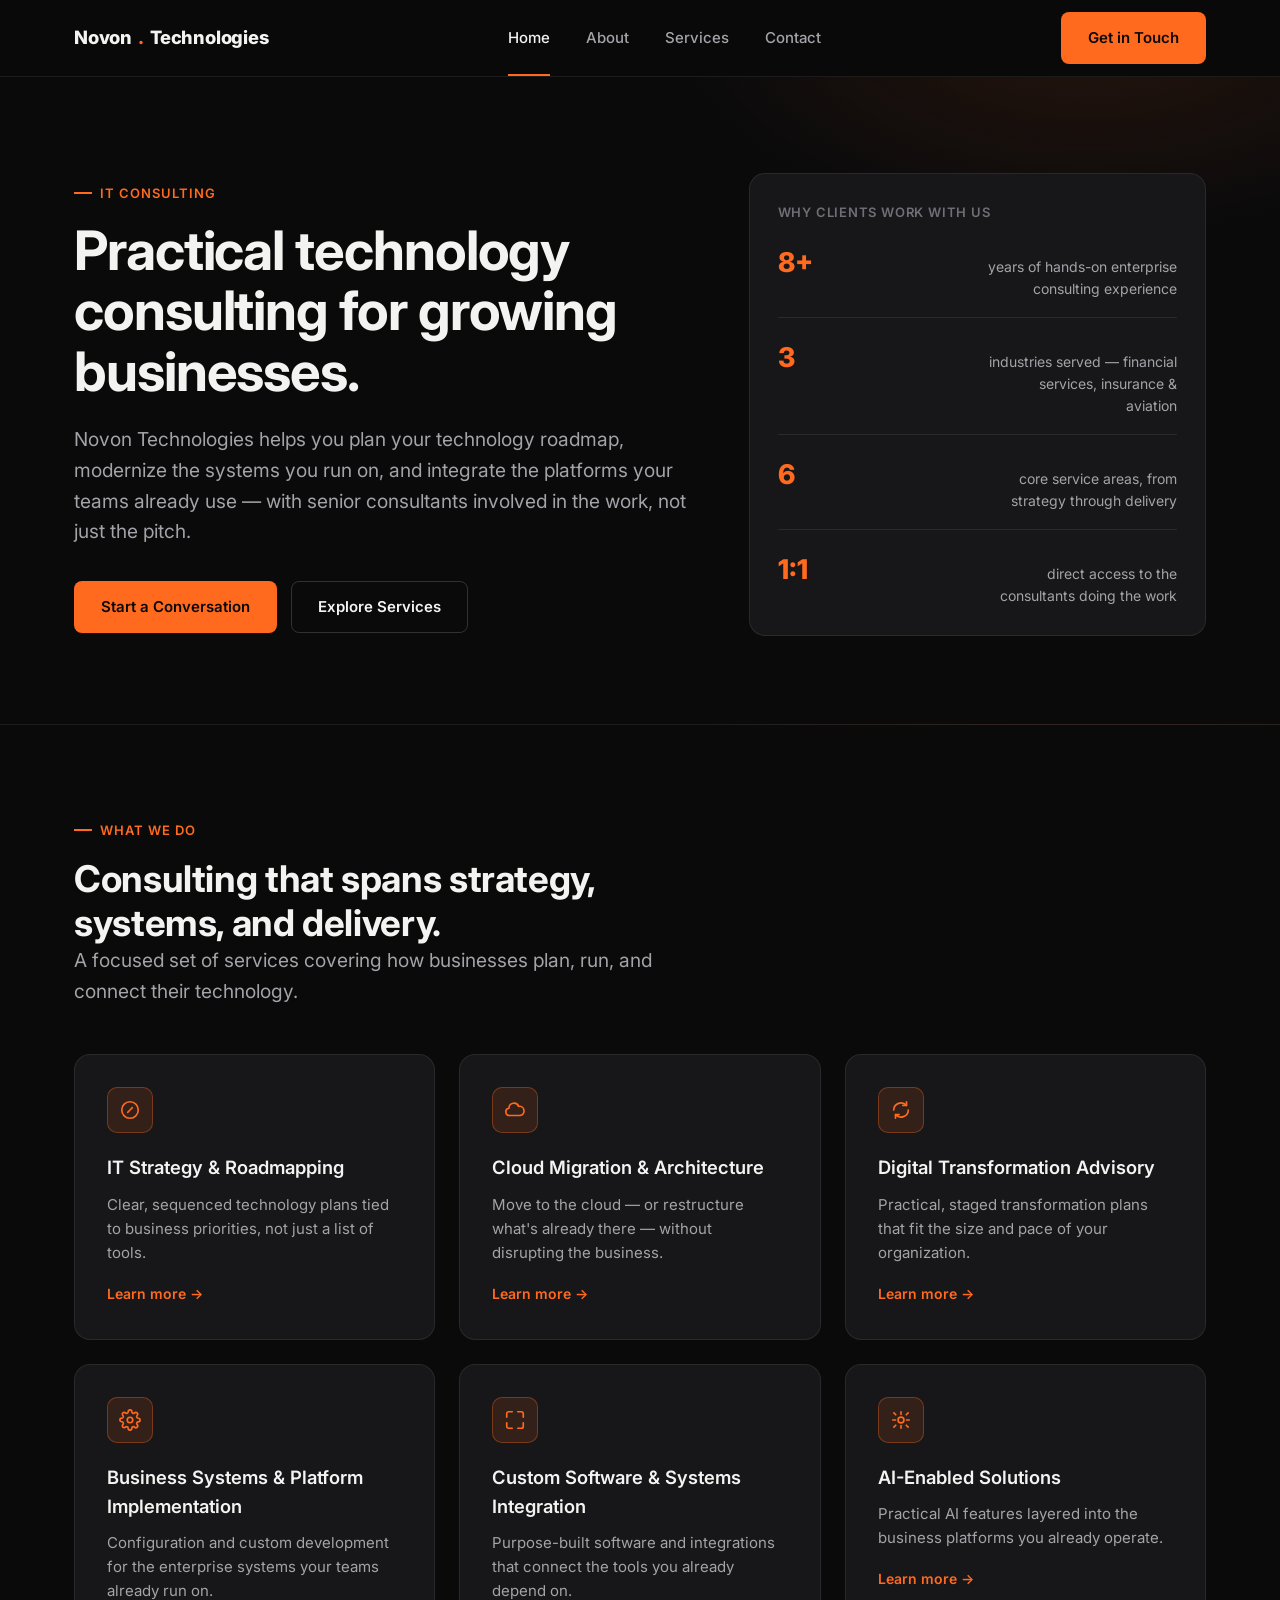
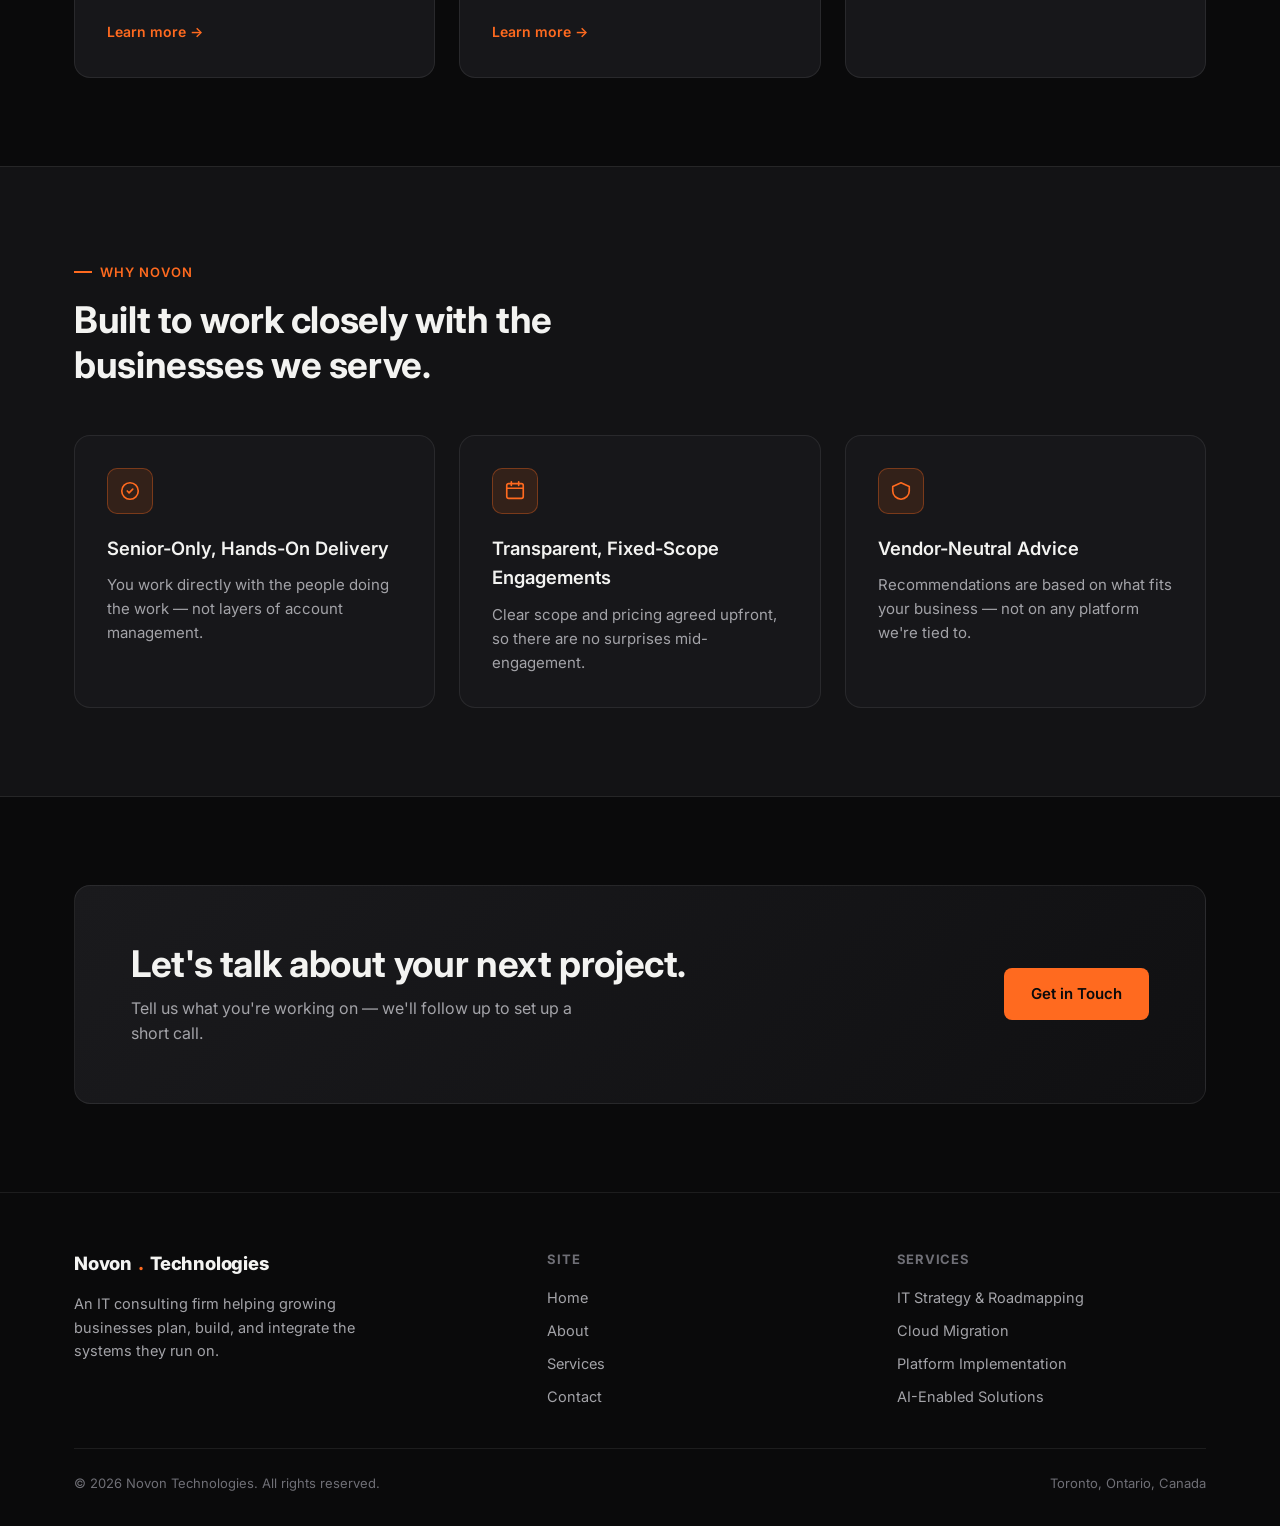
<file: index.html>
<!DOCTYPE html>
<html lang="en">
<head>
<meta charset="UTF-8">
<meta name="viewport" content="width=device-width, initial-scale=1.0">
<title>Novon Technologies — IT Consulting for Growing Businesses</title>
<meta name="description" content="Novon Technologies is an IT consulting firm helping growing businesses plan, build, and integrate the systems they run on — from strategy through delivery.">
<link rel="icon" type="image/svg+xml" href="assets/favicon.svg">
<link rel="preconnect" href="https://fonts.googleapis.com">
<link rel="preconnect" href="https://fonts.gstatic.com" crossorigin>
<link href="https://fonts.googleapis.com/css2?family=Inter:wght@400;500;600;700;800&display=swap" rel="stylesheet">
<link rel="stylesheet" href="css/style.css">
</head>
<body>

<!-- ===== Navbar ===== -->
<header class="navbar">
  <div class="container">
    <a href="index.html" class="brand">Novon<span class="dot">.</span>Technologies</a>
    <nav class="nav-links">
      <a href="index.html">Home</a>
      <a href="about.html">About</a>
      <a href="services.html">Services</a>
      <a href="contact.html">Contact</a>
    </nav>
    <div class="nav-cta">
      <a href="contact.html" class="btn btn-primary">Get in Touch</a>
      <button class="nav-toggle" aria-label="Toggle menu" aria-expanded="false">
        <span></span><span></span><span></span>
      </button>
    </div>
  </div>
  <div class="mobile-menu">
    <a href="index.html">Home</a>
    <a href="about.html">About</a>
    <a href="services.html">Services</a>
    <a href="contact.html">Contact</a>
    <a href="contact.html" class="btn btn-primary">Get in Touch</a>
  </div>
</header>

<!-- ===== Hero ===== -->
<section class="hero">
  <div class="container hero-grid">
    <div>
      <div class="eyebrow">IT Consulting</div>
      <h1>Practical technology consulting for growing businesses.</h1>
      <p class="lede">Novon Technologies helps you plan your technology roadmap, modernize the systems you run on, and integrate the platforms your teams already use — with senior consultants involved in the work, not just the pitch.</p>
      <div class="btn-row">
        <a href="contact.html" class="btn btn-primary">Start a Conversation</a>
        <a href="services.html" class="btn btn-ghost">Explore Services</a>
      </div>
    </div>
    <div class="hero-panel reveal">
      <div class="hero-panel-title">Why clients work with us</div>
      <div class="stat-list">
        <div class="stat-item">
          <span class="stat-num">8+</span>
          <span class="stat-label">years of hands-on enterprise consulting experience</span>
        </div>
        <div class="stat-item">
          <span class="stat-num">3</span>
          <span class="stat-label">industries served — financial services, insurance & aviation</span>
        </div>
        <div class="stat-item">
          <span class="stat-num">6</span>
          <span class="stat-label">core service areas, from strategy through delivery</span>
        </div>
        <div class="stat-item">
          <span class="stat-num">1:1</span>
          <span class="stat-label">direct access to the consultants doing the work</span>
        </div>
      </div>
    </div>
  </div>
</section>

<!-- ===== Services overview ===== -->
<section class="section">
  <div class="container">
    <div class="section-head reveal">
      <div class="eyebrow">What We Do</div>
      <h2>Consulting that spans strategy, systems, and delivery.</h2>
      <p class="lede">A focused set of services covering how businesses plan, run, and connect their technology.</p>
    </div>
    <div class="grid grid-3">

      <div class="card reveal">
        <div class="card-icon">
          <svg width="22" height="22" viewBox="0 0 24 24" fill="none" stroke="currentColor" stroke-width="1.8" stroke-linecap="round" stroke-linejoin="round"><circle cx="12" cy="12" r="9"/><path d="M14.5 9.5 12 12l-2.5 2.5L12 12l2.5-2.5Z"/></svg>
        </div>
        <h3>IT Strategy &amp; Roadmapping</h3>
        <p>Clear, sequenced technology plans tied to business priorities, not just a list of tools.</p>
        <a href="services.html#strategy" class="card-link">Learn more →</a>
      </div>

      <div class="card reveal">
        <div class="card-icon">
          <svg width="22" height="22" viewBox="0 0 24 24" fill="none" stroke="currentColor" stroke-width="1.8" stroke-linecap="round" stroke-linejoin="round"><path d="M17.5 18H6a4 4 0 0 1-.6-7.95 5.5 5.5 0 0 1 10.6-2.06A4.5 4.5 0 0 1 17.5 18Z"/></svg>
        </div>
        <h3>Cloud Migration &amp; Architecture</h3>
        <p>Move to the cloud — or restructure what's already there — without disrupting the business.</p>
        <a href="services.html#cloud" class="card-link">Learn more →</a>
      </div>

      <div class="card reveal">
        <div class="card-icon">
          <svg width="22" height="22" viewBox="0 0 24 24" fill="none" stroke="currentColor" stroke-width="1.8" stroke-linecap="round" stroke-linejoin="round"><path d="M4 12a8 8 0 0 1 14-5"/><path d="M20 12a8 8 0 0 1-14 5"/><path d="M18 3v4h-4"/><path d="M6 21v-4h4"/></svg>
        </div>
        <h3>Digital Transformation Advisory</h3>
        <p>Practical, staged transformation plans that fit the size and pace of your organization.</p>
        <a href="services.html#transformation" class="card-link">Learn more →</a>
      </div>

      <div class="card reveal">
        <div class="card-icon">
          <svg width="22" height="22" viewBox="0 0 24 24" fill="none" stroke="currentColor" stroke-width="1.8" stroke-linecap="round" stroke-linejoin="round"><circle cx="12" cy="12" r="3"/><path d="M19.4 15a1.7 1.7 0 0 0 .34 1.87l.06.06a2 2 0 1 1-2.83 2.83l-.06-.06a1.7 1.7 0 0 0-1.87-.34 1.7 1.7 0 0 0-1.04 1.56V21a2 2 0 1 1-4 0v-.09A1.7 1.7 0 0 0 9 19.35a1.7 1.7 0 0 0-1.87.34l-.06.06a2 2 0 1 1-2.83-2.83l.06-.06A1.7 1.7 0 0 0 4.65 15a1.7 1.7 0 0 0-1.56-1.04H3a2 2 0 1 1 0-4h.09A1.7 1.7 0 0 0 4.65 9a1.7 1.7 0 0 0-.34-1.87l-.06-.06a2 2 0 1 1 2.83-2.83l.06.06A1.7 1.7 0 0 0 9 4.65a1.7 1.7 0 0 0 1.04-1.56V3a2 2 0 1 1 4 0v.09A1.7 1.7 0 0 0 15 4.65a1.7 1.7 0 0 0 1.87-.34l.06-.06a2 2 0 1 1 2.83 2.83l-.06.06A1.7 1.7 0 0 0 19.35 9a1.7 1.7 0 0 0 1.56 1.04H21a2 2 0 1 1 0 4h-.09A1.7 1.7 0 0 0 19.4 15Z"/></svg>
        </div>
        <h3>Business Systems &amp; Platform Implementation</h3>
        <p>Configuration and custom development for the enterprise systems your teams already run on.</p>
        <a href="services.html#platforms" class="card-link">Learn more →</a>
      </div>

      <div class="card reveal">
        <div class="card-icon">
          <svg width="22" height="22" viewBox="0 0 24 24" fill="none" stroke="currentColor" stroke-width="1.8" stroke-linecap="round" stroke-linejoin="round"><path d="M9 3H5a2 2 0 0 0-2 2v4"/><path d="M15 3h4a2 2 0 0 1 2 2v4"/><path d="M9 21H5a2 2 0 0 1-2-2v-4"/><path d="M15 21h4a2 2 0 0 0 2-2v-4"/></svg>
        </div>
        <h3>Custom Software &amp; Systems Integration</h3>
        <p>Purpose-built software and integrations that connect the tools you already depend on.</p>
        <a href="services.html#integration" class="card-link">Learn more →</a>
      </div>

      <div class="card reveal">
        <div class="card-icon">
          <svg width="22" height="22" viewBox="0 0 24 24" fill="none" stroke="currentColor" stroke-width="1.8" stroke-linecap="round" stroke-linejoin="round"><path d="M12 3v3M12 18v3M4.2 4.2l2.1 2.1M17.7 17.7l2.1 2.1M3 12h3M18 12h3M4.2 19.8l2.1-2.1M17.7 6.3l2.1-2.1"/><circle cx="12" cy="12" r="3.2"/></svg>
        </div>
        <h3>AI-Enabled Solutions</h3>
        <p>Practical AI features layered into the business platforms you already operate.</p>
        <a href="services.html#ai" class="card-link">Learn more →</a>
      </div>

    </div>
  </div>
</section>

<!-- ===== Why us ===== -->
<section class="section section-alt">
  <div class="container">
    <div class="section-head reveal">
      <div class="eyebrow">Why Novon</div>
      <h2>Built to work closely with the businesses we serve.</h2>
    </div>
    <div class="grid grid-3">
      <div class="card reveal">
        <div class="card-icon">
          <svg width="22" height="22" viewBox="0 0 24 24" fill="none" stroke="currentColor" stroke-width="1.8" stroke-linecap="round" stroke-linejoin="round"><path d="m9 12 2 2 4-4"/><circle cx="12" cy="12" r="9"/></svg>
        </div>
        <h3>Senior-Only, Hands-On Delivery</h3>
        <p>You work directly with the people doing the work — not layers of account management.</p>
      </div>
      <div class="card reveal">
        <div class="card-icon">
          <svg width="22" height="22" viewBox="0 0 24 24" fill="none" stroke="currentColor" stroke-width="1.8" stroke-linecap="round" stroke-linejoin="round"><rect x="3" y="4" width="18" height="16" rx="2"/><path d="M3 9h18M8 2v4M16 2v4"/></svg>
        </div>
        <h3>Transparent, Fixed-Scope Engagements</h3>
        <p>Clear scope and pricing agreed upfront, so there are no surprises mid-engagement.</p>
      </div>
      <div class="card reveal">
        <div class="card-icon">
          <svg width="22" height="22" viewBox="0 0 24 24" fill="none" stroke="currentColor" stroke-width="1.8" stroke-linecap="round" stroke-linejoin="round"><path d="M12 3 3 7v5c0 5 4 8.5 9 9 5-.5 9-4 9-9V7Z"/></svg>
        </div>
        <h3>Vendor-Neutral Advice</h3>
        <p>Recommendations are based on what fits your business — not on any platform we're tied to.</p>
      </div>
    </div>
  </div>
</section>

<!-- ===== CTA band ===== -->
<section class="section">
  <div class="container">
    <div class="cta-band reveal">
      <div>
        <h2>Let's talk about your next project.</h2>
        <p>Tell us what you're working on — we'll follow up to set up a short call.</p>
      </div>
      <a href="contact.html" class="btn btn-primary">Get in Touch</a>
    </div>
  </div>
</section>

<!-- ===== Footer ===== -->
<footer class="footer">
  <div class="container">
    <div class="footer-grid">
      <div class="footer-brand">
        <a href="index.html" class="brand">Novon<span class="dot">.</span>Technologies</a>
        <p>An IT consulting firm helping growing businesses plan, build, and integrate the systems they run on.</p>
      </div>
      <div>
        <h4>Site</h4>
        <div class="footer-links">
          <a href="index.html">Home</a>
          <a href="about.html">About</a>
          <a href="services.html">Services</a>
          <a href="contact.html">Contact</a>
        </div>
      </div>
      <div>
        <h4>Services</h4>
        <div class="footer-links">
          <a href="services.html#strategy">IT Strategy &amp; Roadmapping</a>
          <a href="services.html#cloud">Cloud Migration</a>
          <a href="services.html#platforms">Platform Implementation</a>
          <a href="services.html#ai">AI-Enabled Solutions</a>
        </div>
      </div>
    </div>
    <div class="footer-bottom">
      <span>© <span id="year"></span> Novon Technologies. All rights reserved.</span>
      <span>Toronto, Ontario, Canada</span>
    </div>
  </div>
</footer>

<script src="js/script.js"></script>
</body>
</html>
</file>
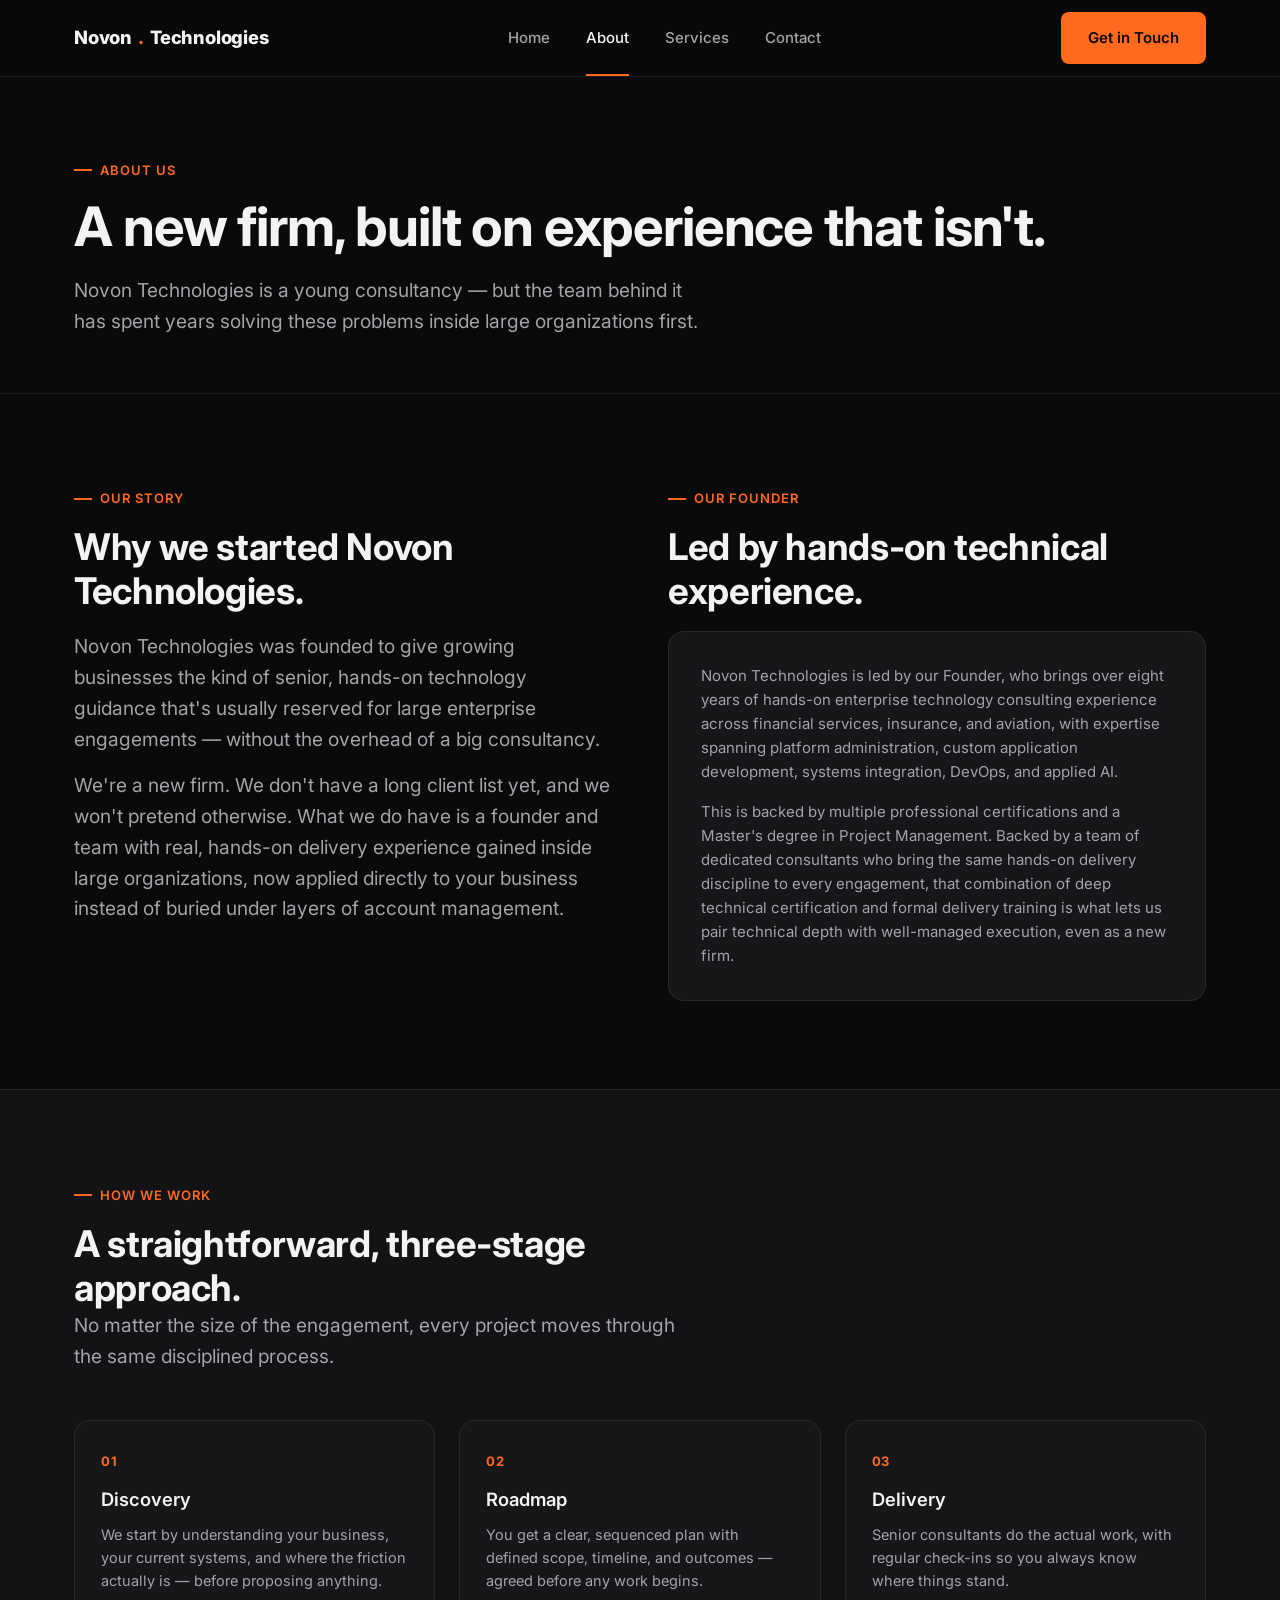
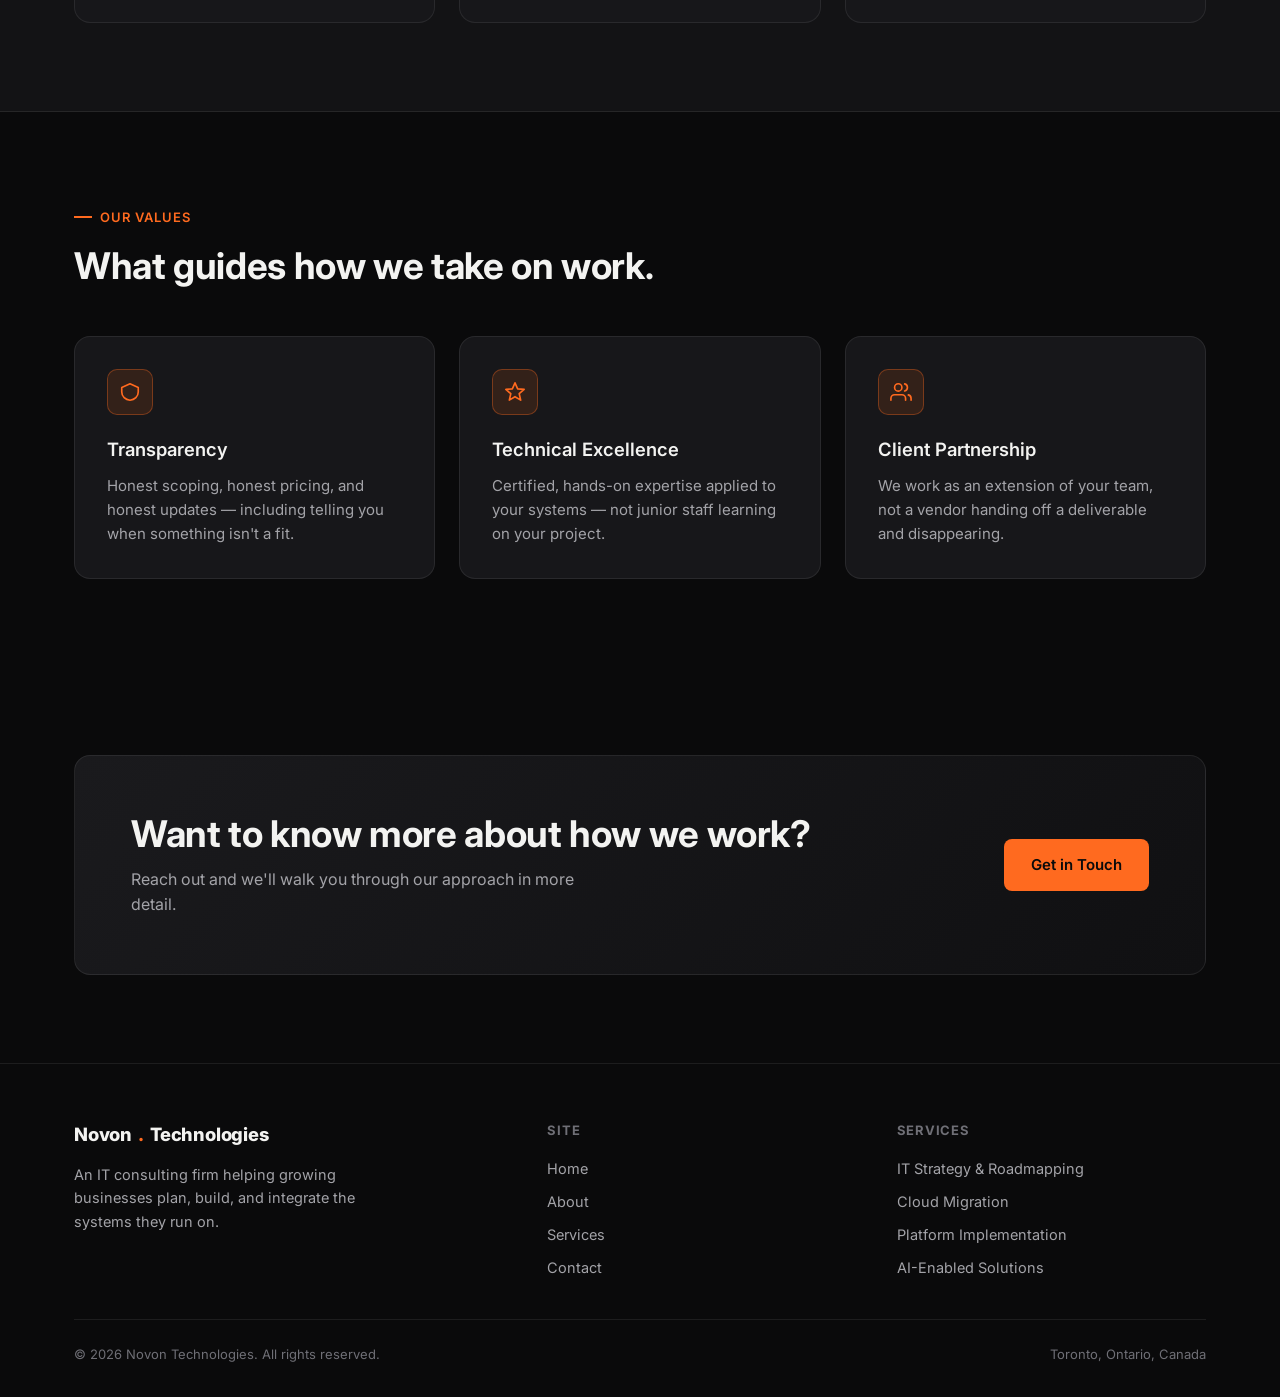
<file: about.html>
<!DOCTYPE html>
<html lang="en">
<head>
<meta charset="UTF-8">
<meta name="viewport" content="width=device-width, initial-scale=1.0">
<title>About — Novon Technologies</title>
<meta name="description" content="Novon Technologies is a new IT consulting firm built around senior, hands-on expertise across financial services, insurance, and aviation.">
<link rel="icon" type="image/svg+xml" href="assets/favicon.svg">
<link rel="preconnect" href="https://fonts.googleapis.com">
<link rel="preconnect" href="https://fonts.gstatic.com" crossorigin>
<link href="https://fonts.googleapis.com/css2?family=Inter:wght@400;500;600;700;800&display=swap" rel="stylesheet">
<link rel="stylesheet" href="css/style.css">
</head>
<body>

<!-- ===== Navbar ===== -->
<header class="navbar">
  <div class="container">
    <a href="index.html" class="brand">Novon<span class="dot">.</span>Technologies</a>
    <nav class="nav-links">
      <a href="index.html">Home</a>
      <a href="about.html">About</a>
      <a href="services.html">Services</a>
      <a href="contact.html">Contact</a>
    </nav>
    <div class="nav-cta">
      <a href="contact.html" class="btn btn-primary">Get in Touch</a>
      <button class="nav-toggle" aria-label="Toggle menu" aria-expanded="false">
        <span></span><span></span><span></span>
      </button>
    </div>
  </div>
  <div class="mobile-menu">
    <a href="index.html">Home</a>
    <a href="about.html">About</a>
    <a href="services.html">Services</a>
    <a href="contact.html">Contact</a>
    <a href="contact.html" class="btn btn-primary">Get in Touch</a>
  </div>
</header>

<!-- ===== Page header ===== -->
<section class="page-header">
  <div class="container">
    <div class="eyebrow">About Us</div>
    <h1>A new firm, built on experience that isn't.</h1>
    <p class="lede">Novon Technologies is a young consultancy — but the team behind it has spent years solving these problems inside large organizations first.</p>
  </div>
</section>

<!-- ===== Story ===== -->
<section class="section">
  <div class="container">
    <div class="grid grid-2" style="gap: 56px; align-items: start;">
      <div class="reveal">
        <div class="eyebrow">Our Story</div>
        <h2 style="margin-bottom: 18px;">Why we started Novon Technologies.</h2>
        <p class="lede" style="margin-bottom: 16px;">Novon Technologies was founded to give growing businesses the kind of senior, hands-on technology guidance that's usually reserved for large enterprise engagements — without the overhead of a big consultancy.</p>
        <p class="lede">We're a new firm. We don't have a long client list yet, and we won't pretend otherwise. What we do have is a founder and team with real, hands-on delivery experience gained inside large organizations, now applied directly to your business instead of buried under layers of account management.</p>
      </div>
      <div class="reveal">
        <div class="eyebrow">Our Founder</div>
        <h2 style="margin-bottom: 18px;">Led by hands-on technical experience.</h2>
        <div class="card">
          <p style="color: var(--text-muted);">Novon Technologies is led by our Founder, who brings over eight years of hands-on enterprise technology consulting experience across financial services, insurance, and aviation, with expertise spanning platform administration, custom application development, systems integration, DevOps, and applied AI.</p>
          <p style="color: var(--text-muted); margin-top: 16px;">This is backed by multiple professional certifications and a Master's degree in Project Management. Backed by a team of dedicated consultants who bring the same hands-on delivery discipline to every engagement, that combination of deep technical certification and formal delivery training is what lets us pair technical depth with well-managed execution, even as a new firm.</p>
        </div>
      </div>
    </div>
  </div>
</section>

<!-- ===== Approach ===== -->
<section class="section section-alt">
  <div class="container">
    <div class="section-head reveal">
      <div class="eyebrow">How We Work</div>
      <h2>A straightforward, three-stage approach.</h2>
      <p class="lede">No matter the size of the engagement, every project moves through the same disciplined process.</p>
    </div>
    <div class="steps">
      <div class="step reveal">
        <h3>Discovery</h3>
        <p>We start by understanding your business, your current systems, and where the friction actually is — before proposing anything.</p>
      </div>
      <div class="step reveal">
        <h3>Roadmap</h3>
        <p>You get a clear, sequenced plan with defined scope, timeline, and outcomes — agreed before any work begins.</p>
      </div>
      <div class="step reveal">
        <h3>Delivery</h3>
        <p>Senior consultants do the actual work, with regular check-ins so you always know where things stand.</p>
      </div>
    </div>
  </div>
</section>

<!-- ===== Values ===== -->
<section class="section">
  <div class="container">
    <div class="section-head reveal">
      <div class="eyebrow">Our Values</div>
      <h2>What guides how we take on work.</h2>
    </div>
    <div class="grid grid-3">
      <div class="card reveal">
        <div class="card-icon">
          <svg width="22" height="22" viewBox="0 0 24 24" fill="none" stroke="currentColor" stroke-width="1.8" stroke-linecap="round" stroke-linejoin="round"><path d="M12 3 3 7v5c0 5 4 8.5 9 9 5-.5 9-4 9-9V7Z"/></svg>
        </div>
        <h3>Transparency</h3>
        <p>Honest scoping, honest pricing, and honest updates — including telling you when something isn't a fit.</p>
      </div>
      <div class="card reveal">
        <div class="card-icon">
          <svg width="22" height="22" viewBox="0 0 24 24" fill="none" stroke="currentColor" stroke-width="1.8" stroke-linecap="round" stroke-linejoin="round"><path d="m12 2 2.9 6.6 7.1.6-5.4 4.7 1.6 7-6.2-3.8-6.2 3.8 1.6-7-5.4-4.7 7.1-.6Z"/></svg>
        </div>
        <h3>Technical Excellence</h3>
        <p>Certified, hands-on expertise applied to your systems — not junior staff learning on your project.</p>
      </div>
      <div class="card reveal">
        <div class="card-icon">
          <svg width="22" height="22" viewBox="0 0 24 24" fill="none" stroke="currentColor" stroke-width="1.8" stroke-linecap="round" stroke-linejoin="round"><path d="M17 21v-2a4 4 0 0 0-4-4H5a4 4 0 0 0-4 4v2"/><circle cx="9" cy="7" r="4"/><path d="M23 21v-2a4 4 0 0 0-3-3.87"/><path d="M16 3.13a4 4 0 0 1 0 7.75"/></svg>
        </div>
        <h3>Client Partnership</h3>
        <p>We work as an extension of your team, not a vendor handing off a deliverable and disappearing.</p>
      </div>
    </div>
  </div>
</section>

<!-- ===== CTA band ===== -->
<section class="section">
  <div class="container">
    <div class="cta-band reveal">
      <div>
        <h2>Want to know more about how we work?</h2>
        <p>Reach out and we'll walk you through our approach in more detail.</p>
      </div>
      <a href="contact.html" class="btn btn-primary">Get in Touch</a>
    </div>
  </div>
</section>

<!-- ===== Footer ===== -->
<footer class="footer">
  <div class="container">
    <div class="footer-grid">
      <div class="footer-brand">
        <a href="index.html" class="brand">Novon<span class="dot">.</span>Technologies</a>
        <p>An IT consulting firm helping growing businesses plan, build, and integrate the systems they run on.</p>
      </div>
      <div>
        <h4>Site</h4>
        <div class="footer-links">
          <a href="index.html">Home</a>
          <a href="about.html">About</a>
          <a href="services.html">Services</a>
          <a href="contact.html">Contact</a>
        </div>
      </div>
      <div>
        <h4>Services</h4>
        <div class="footer-links">
          <a href="services.html#strategy">IT Strategy &amp; Roadmapping</a>
          <a href="services.html#cloud">Cloud Migration</a>
          <a href="services.html#platforms">Platform Implementation</a>
          <a href="services.html#ai">AI-Enabled Solutions</a>
        </div>
      </div>
    </div>
    <div class="footer-bottom">
      <span>© <span id="year"></span> Novon Technologies. All rights reserved.</span>
      <span>Toronto, Ontario, Canada</span>
    </div>
  </div>
</footer>

<script src="js/script.js"></script>
</body>
</html>
</file>
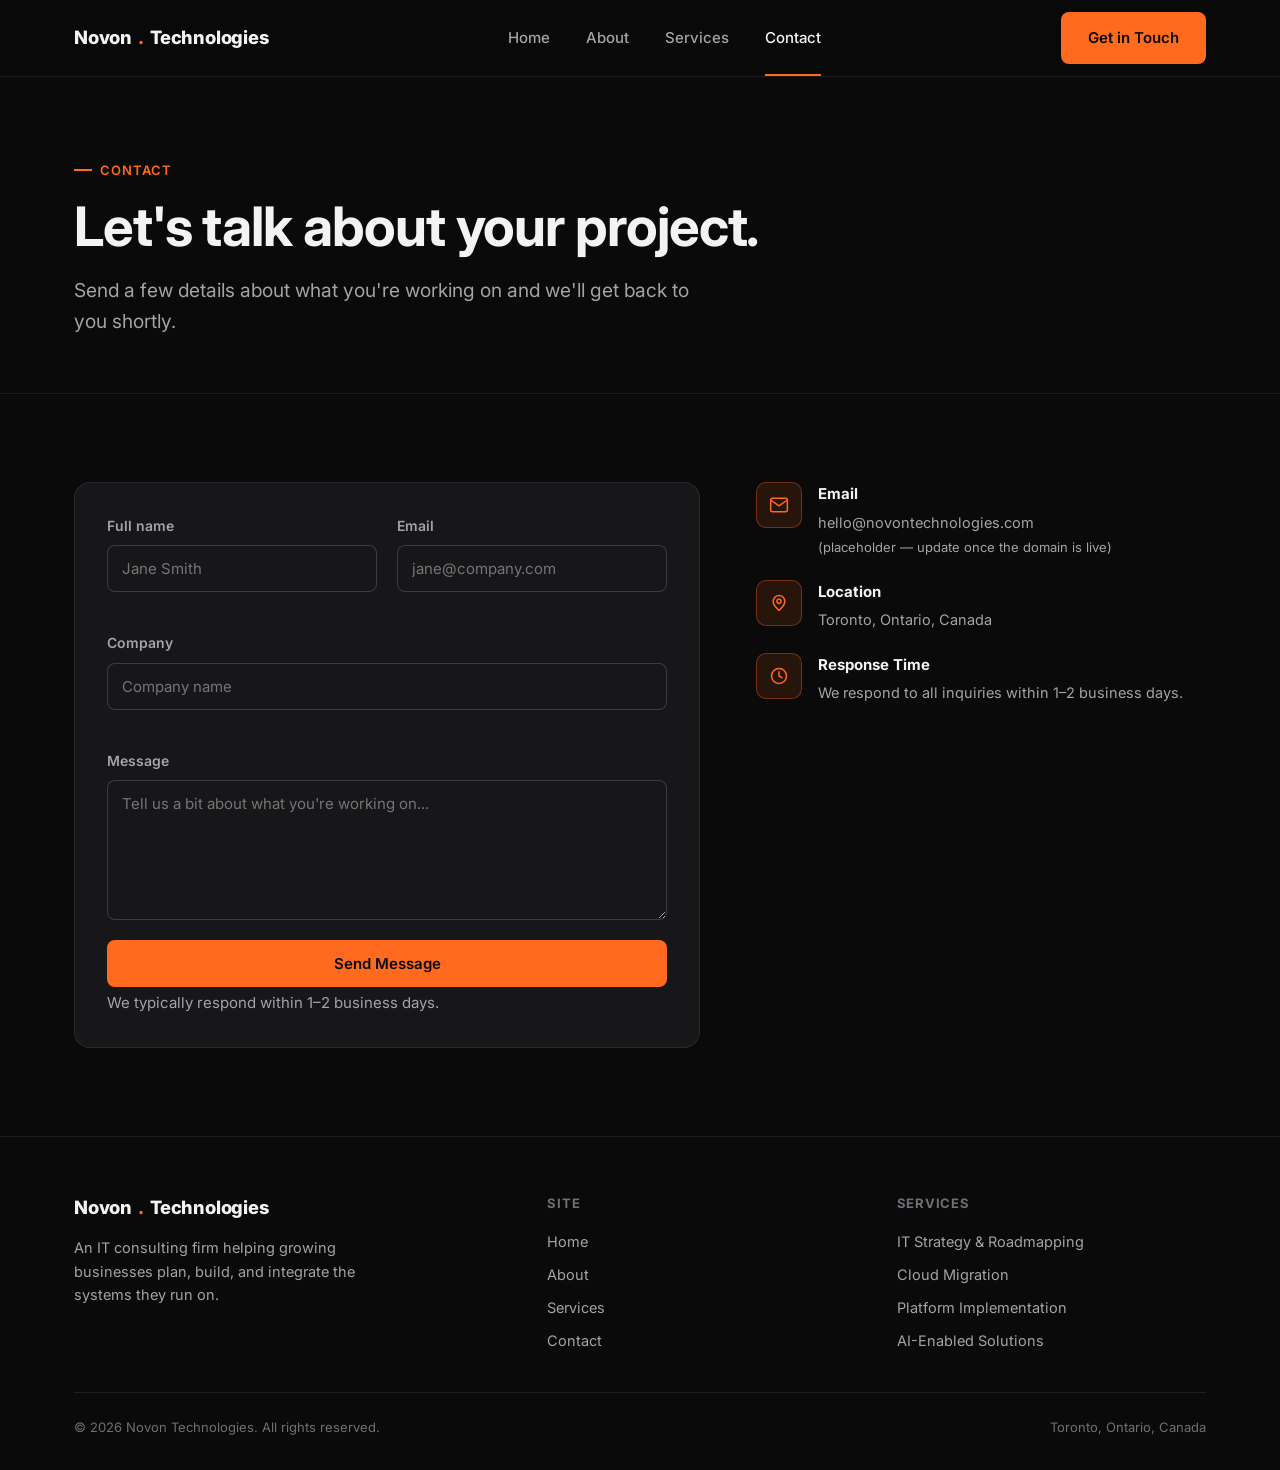
<file: contact.html>
<!DOCTYPE html>
<html lang="en">
<head>
<meta charset="UTF-8">
<meta name="viewport" content="width=device-width, initial-scale=1.0">
<title>Contact — Novon Technologies</title>
<meta name="description" content="Get in touch with Novon Technologies to talk about your next IT consulting project.">
<link rel="icon" type="image/svg+xml" href="assets/favicon.svg">
<link rel="preconnect" href="https://fonts.googleapis.com">
<link rel="preconnect" href="https://fonts.gstatic.com" crossorigin>
<link href="https://fonts.googleapis.com/css2?family=Inter:wght@400;500;600;700;800&display=swap" rel="stylesheet">
<link rel="stylesheet" href="css/style.css">
</head>
<body>

<!-- ===== Navbar ===== -->
<header class="navbar">
  <div class="container">
    <a href="index.html" class="brand">Novon<span class="dot">.</span>Technologies</a>
    <nav class="nav-links">
      <a href="index.html">Home</a>
      <a href="about.html">About</a>
      <a href="services.html">Services</a>
      <a href="contact.html">Contact</a>
    </nav>
    <div class="nav-cta">
      <a href="contact.html" class="btn btn-primary">Get in Touch</a>
      <button class="nav-toggle" aria-label="Toggle menu" aria-expanded="false">
        <span></span><span></span><span></span>
      </button>
    </div>
  </div>
  <div class="mobile-menu">
    <a href="index.html">Home</a>
    <a href="about.html">About</a>
    <a href="services.html">Services</a>
    <a href="contact.html">Contact</a>
    <a href="contact.html" class="btn btn-primary">Get in Touch</a>
  </div>
</header>

<!-- ===== Page header ===== -->
<section class="page-header">
  <div class="container">
    <div class="eyebrow">Contact</div>
    <h1>Let's talk about your project.</h1>
    <p class="lede">Send a few details about what you're working on and we'll get back to you shortly.</p>
  </div>
</section>

<!-- ===== Contact form + info ===== -->
<section class="section">
  <div class="container">
    <div class="grid grid-2" style="gap: 56px; align-items: start;">

      <!-- Form: replace YOUR_ACCESS_KEY_HERE with a free Web3Forms access key before launch -->
      <form class="card reveal" action="https://api.web3forms.com/submit" method="POST">
        <input type="hidden" name="access_key" value="YOUR_ACCESS_KEY_HERE">
        <input type="hidden" name="subject" value="New inquiry from Novon Technologies website">
        <input type="checkbox" name="botcheck" style="display:none" tabindex="-1" autocomplete="off">

        <div class="form-grid">
          <div class="field">
            <label for="name">Full name</label>
            <input type="text" id="name" name="name" placeholder="Jane Smith" required>
          </div>
          <div class="field">
            <label for="email">Email</label>
            <input type="email" id="email" name="email" placeholder="jane@company.com" required>
          </div>
          <div class="field full">
            <label for="company">Company</label>
            <input type="text" id="company" name="company" placeholder="Company name">
          </div>
          <div class="field full">
            <label for="message">Message</label>
            <textarea id="message" name="message" placeholder="Tell us a bit about what you're working on..." required></textarea>
          </div>
        </div>
        <button type="submit" class="btn btn-primary" style="width: 100%;">Send Message</button>
        <p class="form-note">We typically respond within 1–2 business days.</p>
      </form>

      <div class="reveal">
        <div class="contact-info-list">
          <div class="contact-info-item">
            <div class="card-icon">
              <svg width="20" height="20" viewBox="0 0 24 24" fill="none" stroke="currentColor" stroke-width="1.8" stroke-linecap="round" stroke-linejoin="round"><rect x="2" y="4" width="20" height="16" rx="2"/><path d="m22 6-10 7L2 6"/></svg>
            </div>
            <div>
              <h4>Email</h4>
              <a href="mailto:hello@novontechnologies.com">hello@novontechnologies.com</a>
              <p style="margin-top: 2px; font-size: 13px;">(placeholder — update once the domain is live)</p>
            </div>
          </div>
          <div class="contact-info-item">
            <div class="card-icon">
              <svg width="20" height="20" viewBox="0 0 24 24" fill="none" stroke="currentColor" stroke-width="1.8" stroke-linecap="round" stroke-linejoin="round"><path d="M12 21s-7-6.1-7-11a7 7 0 0 1 14 0c0 4.9-7 11-7 11Z"/><circle cx="12" cy="10" r="2.5"/></svg>
            </div>
            <div>
              <h4>Location</h4>
              <p>Toronto, Ontario, Canada</p>
            </div>
          </div>
          <div class="contact-info-item">
            <div class="card-icon">
              <svg width="20" height="20" viewBox="0 0 24 24" fill="none" stroke="currentColor" stroke-width="1.8" stroke-linecap="round" stroke-linejoin="round"><circle cx="12" cy="12" r="9"/><path d="M12 7v5l3.5 2"/></svg>
            </div>
            <div>
              <h4>Response Time</h4>
              <p>We respond to all inquiries within 1–2 business days.</p>
            </div>
          </div>
        </div>
      </div>

    </div>
  </div>
</section>

<!-- ===== Footer ===== -->
<footer class="footer">
  <div class="container">
    <div class="footer-grid">
      <div class="footer-brand">
        <a href="index.html" class="brand">Novon<span class="dot">.</span>Technologies</a>
        <p>An IT consulting firm helping growing businesses plan, build, and integrate the systems they run on.</p>
      </div>
      <div>
        <h4>Site</h4>
        <div class="footer-links">
          <a href="index.html">Home</a>
          <a href="about.html">About</a>
          <a href="services.html">Services</a>
          <a href="contact.html">Contact</a>
        </div>
      </div>
      <div>
        <h4>Services</h4>
        <div class="footer-links">
          <a href="services.html#strategy">IT Strategy &amp; Roadmapping</a>
          <a href="services.html#cloud">Cloud Migration</a>
          <a href="services.html#platforms">Platform Implementation</a>
          <a href="services.html#ai">AI-Enabled Solutions</a>
        </div>
      </div>
    </div>
    <div class="footer-bottom">
      <span>© <span id="year"></span> Novon Technologies. All rights reserved.</span>
      <span>Toronto, Ontario, Canada</span>
    </div>
  </div>
</footer>

<script src="js/script.js"></script>
</body>
</html>
</file>
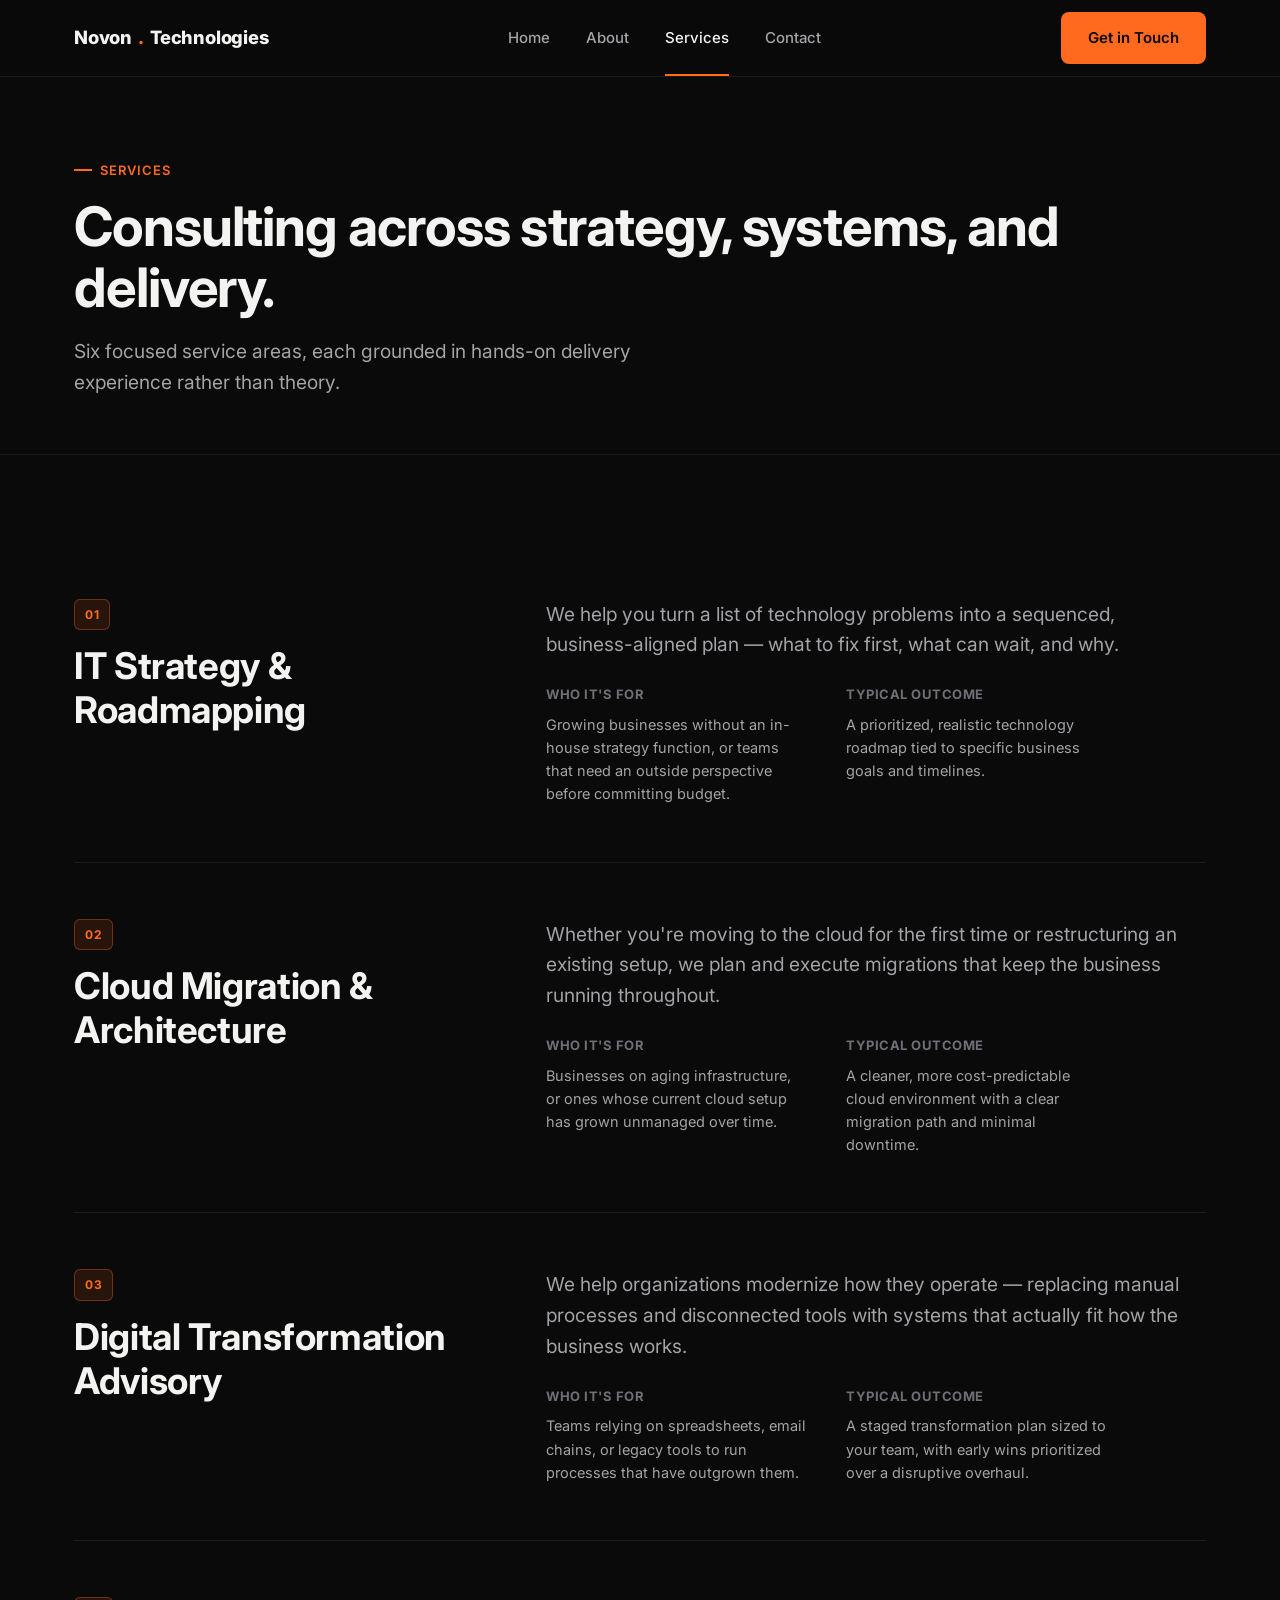
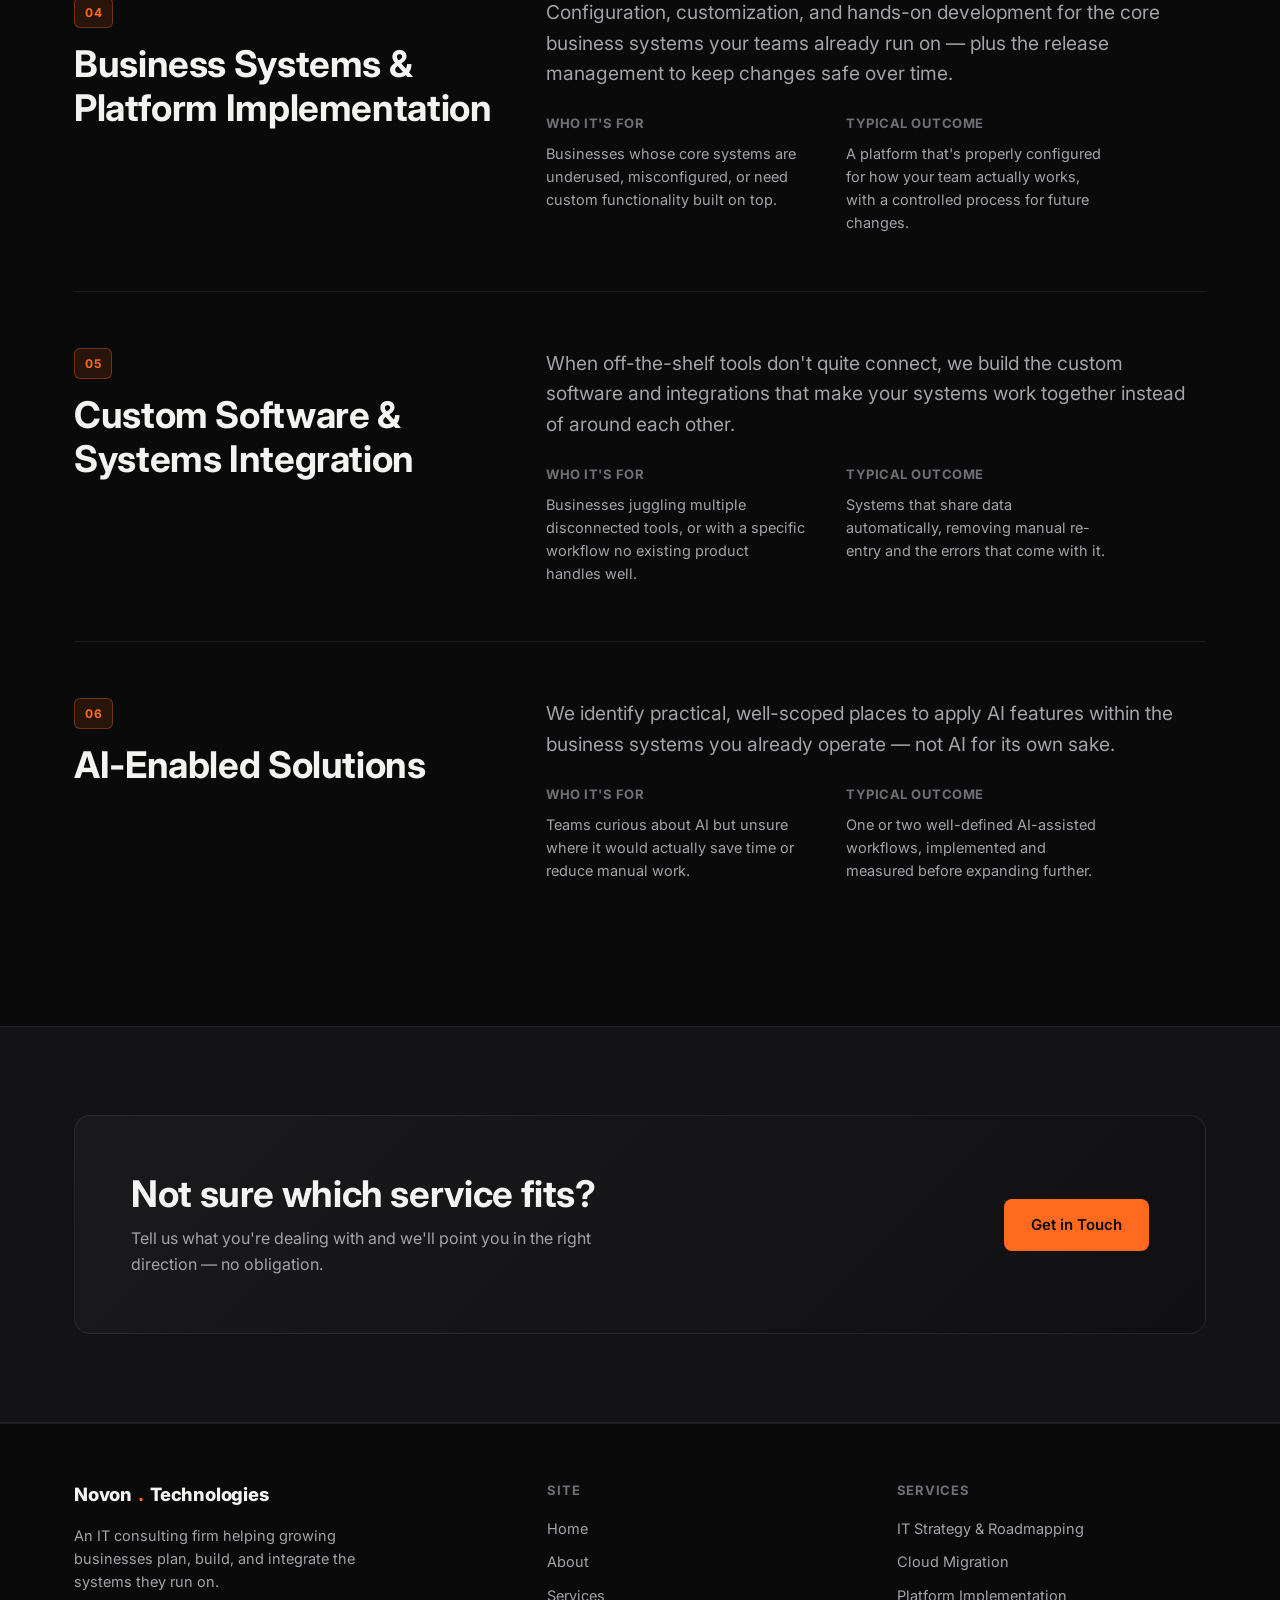
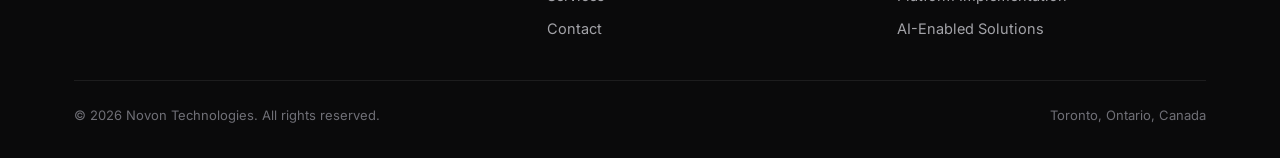
<file: services.html>
<!DOCTYPE html>
<html lang="en">
<head>
<meta charset="UTF-8">
<meta name="viewport" content="width=device-width, initial-scale=1.0">
<title>Services — Novon Technologies</title>
<meta name="description" content="IT strategy, cloud migration, digital transformation, platform implementation, systems integration, and AI-enabled solutions from Novon Technologies.">
<link rel="icon" type="image/svg+xml" href="assets/favicon.svg">
<link rel="preconnect" href="https://fonts.googleapis.com">
<link rel="preconnect" href="https://fonts.gstatic.com" crossorigin>
<link href="https://fonts.googleapis.com/css2?family=Inter:wght@400;500;600;700;800&display=swap" rel="stylesheet">
<link rel="stylesheet" href="css/style.css">
</head>
<body>

<!-- ===== Navbar ===== -->
<header class="navbar">
  <div class="container">
    <a href="index.html" class="brand">Novon<span class="dot">.</span>Technologies</a>
    <nav class="nav-links">
      <a href="index.html">Home</a>
      <a href="about.html">About</a>
      <a href="services.html">Services</a>
      <a href="contact.html">Contact</a>
    </nav>
    <div class="nav-cta">
      <a href="contact.html" class="btn btn-primary">Get in Touch</a>
      <button class="nav-toggle" aria-label="Toggle menu" aria-expanded="false">
        <span></span><span></span><span></span>
      </button>
    </div>
  </div>
  <div class="mobile-menu">
    <a href="index.html">Home</a>
    <a href="about.html">About</a>
    <a href="services.html">Services</a>
    <a href="contact.html">Contact</a>
    <a href="contact.html" class="btn btn-primary">Get in Touch</a>
  </div>
</header>

<!-- ===== Page header ===== -->
<section class="page-header">
  <div class="container">
    <div class="eyebrow">Services</div>
    <h1>Consulting across strategy, systems, and delivery.</h1>
    <p class="lede">Six focused service areas, each grounded in hands-on delivery experience rather than theory.</p>
  </div>
</section>

<!-- ===== Service blocks ===== -->
<section class="section">
  <div class="container">

    <div class="service-block reveal" id="strategy">
      <div>
        <span class="service-tag">01</span>
        <h2>IT Strategy &amp; Roadmapping</h2>
      </div>
      <div>
        <p class="lede">We help you turn a list of technology problems into a sequenced, business-aligned plan — what to fix first, what can wait, and why.</p>
        <div class="service-meta">
          <div>
            <h4>Who it's for</h4>
            <p>Growing businesses without an in-house strategy function, or teams that need an outside perspective before committing budget.</p>
          </div>
          <div>
            <h4>Typical outcome</h4>
            <p>A prioritized, realistic technology roadmap tied to specific business goals and timelines.</p>
          </div>
        </div>
      </div>
    </div>

    <div class="service-block reveal" id="cloud">
      <div>
        <span class="service-tag">02</span>
        <h2>Cloud Migration &amp; Architecture</h2>
      </div>
      <div>
        <p class="lede">Whether you're moving to the cloud for the first time or restructuring an existing setup, we plan and execute migrations that keep the business running throughout.</p>
        <div class="service-meta">
          <div>
            <h4>Who it's for</h4>
            <p>Businesses on aging infrastructure, or ones whose current cloud setup has grown unmanaged over time.</p>
          </div>
          <div>
            <h4>Typical outcome</h4>
            <p>A cleaner, more cost-predictable cloud environment with a clear migration path and minimal downtime.</p>
          </div>
        </div>
      </div>
    </div>

    <div class="service-block reveal" id="transformation">
      <div>
        <span class="service-tag">03</span>
        <h2>Digital Transformation Advisory</h2>
      </div>
      <div>
        <p class="lede">We help organizations modernize how they operate — replacing manual processes and disconnected tools with systems that actually fit how the business works.</p>
        <div class="service-meta">
          <div>
            <h4>Who it's for</h4>
            <p>Teams relying on spreadsheets, email chains, or legacy tools to run processes that have outgrown them.</p>
          </div>
          <div>
            <h4>Typical outcome</h4>
            <p>A staged transformation plan sized to your team, with early wins prioritized over a disruptive overhaul.</p>
          </div>
        </div>
      </div>
    </div>

    <div class="service-block reveal" id="platforms">
      <div>
        <span class="service-tag">04</span>
        <h2>Business Systems &amp; Platform Implementation</h2>
      </div>
      <div>
        <p class="lede">Configuration, customization, and hands-on development for the core business systems your teams already run on — plus the release management to keep changes safe over time.</p>
        <div class="service-meta">
          <div>
            <h4>Who it's for</h4>
            <p>Businesses whose core systems are underused, misconfigured, or need custom functionality built on top.</p>
          </div>
          <div>
            <h4>Typical outcome</h4>
            <p>A platform that's properly configured for how your team actually works, with a controlled process for future changes.</p>
          </div>
        </div>
      </div>
    </div>

    <div class="service-block reveal" id="integration">
      <div>
        <span class="service-tag">05</span>
        <h2>Custom Software &amp; Systems Integration</h2>
      </div>
      <div>
        <p class="lede">When off-the-shelf tools don't quite connect, we build the custom software and integrations that make your systems work together instead of around each other.</p>
        <div class="service-meta">
          <div>
            <h4>Who it's for</h4>
            <p>Businesses juggling multiple disconnected tools, or with a specific workflow no existing product handles well.</p>
          </div>
          <div>
            <h4>Typical outcome</h4>
            <p>Systems that share data automatically, removing manual re-entry and the errors that come with it.</p>
          </div>
        </div>
      </div>
    </div>

    <div class="service-block reveal" id="ai">
      <div>
        <span class="service-tag">06</span>
        <h2>AI-Enabled Solutions</h2>
      </div>
      <div>
        <p class="lede">We identify practical, well-scoped places to apply AI features within the business systems you already operate — not AI for its own sake.</p>
        <div class="service-meta">
          <div>
            <h4>Who it's for</h4>
            <p>Teams curious about AI but unsure where it would actually save time or reduce manual work.</p>
          </div>
          <div>
            <h4>Typical outcome</h4>
            <p>One or two well-defined AI-assisted workflows, implemented and measured before expanding further.</p>
          </div>
        </div>
      </div>
    </div>

  </div>
</section>

<!-- ===== CTA band ===== -->
<section class="section section-alt">
  <div class="container">
    <div class="cta-band reveal">
      <div>
        <h2>Not sure which service fits?</h2>
        <p>Tell us what you're dealing with and we'll point you in the right direction — no obligation.</p>
      </div>
      <a href="contact.html" class="btn btn-primary">Get in Touch</a>
    </div>
  </div>
</section>

<!-- ===== Footer ===== -->
<footer class="footer">
  <div class="container">
    <div class="footer-grid">
      <div class="footer-brand">
        <a href="index.html" class="brand">Novon<span class="dot">.</span>Technologies</a>
        <p>An IT consulting firm helping growing businesses plan, build, and integrate the systems they run on.</p>
      </div>
      <div>
        <h4>Site</h4>
        <div class="footer-links">
          <a href="index.html">Home</a>
          <a href="about.html">About</a>
          <a href="services.html">Services</a>
          <a href="contact.html">Contact</a>
        </div>
      </div>
      <div>
        <h4>Services</h4>
        <div class="footer-links">
          <a href="services.html#strategy">IT Strategy &amp; Roadmapping</a>
          <a href="services.html#cloud">Cloud Migration</a>
          <a href="services.html#platforms">Platform Implementation</a>
          <a href="services.html#ai">AI-Enabled Solutions</a>
        </div>
      </div>
    </div>
    <div class="footer-bottom">
      <span>© <span id="year"></span> Novon Technologies. All rights reserved.</span>
      <span>Toronto, Ontario, Canada</span>
    </div>
  </div>
</footer>

<script src="js/script.js"></script>
</body>
</html>
</file>
<file: css/style.css>
/* =========================================================
   Novon Technologies — shared stylesheet
   Theme: near-black base with a single orange accent
   ========================================================= */

:root {
  /* Core palette */
  --bg: #0a0a0b;
  --bg-alt: #131315;
  --bg-card: #17171a;
  --border: rgba(255, 255, 255, 0.08);
  --border-strong: rgba(255, 255, 255, 0.16);

  --text: #f3f3f1;
  --text-muted: #a3a3a8;
  --text-faint: #6f6f76;

  --accent: #ff6a1f;
  --accent-hover: #ff8447;
  --accent-soft: rgba(255, 106, 31, 0.12);
  --accent-border: rgba(255, 106, 31, 0.35);

  --radius: 10px;
  --radius-lg: 16px;
  --max-width: 1180px;

  --font-sans: "Inter", -apple-system, BlinkMacSystemFont, "Segoe UI", Roboto, Helvetica, Arial, sans-serif;
}

/* ---------- Reset ---------- */
*, *::before, *::after { box-sizing: border-box; }
html { scroll-behavior: smooth; }
body {
  margin: 0;
  background: var(--bg);
  color: var(--text);
  font-family: var(--font-sans);
  font-size: 16px;
  line-height: 1.6;
  -webkit-font-smoothing: antialiased;
}
img, svg { max-width: 100%; display: block; }
a { color: inherit; text-decoration: none; }
ul { margin: 0; padding: 0; list-style: none; }
h1, h2, h3, h4, p { margin: 0; }
button { font-family: inherit; cursor: pointer; }

.container {
  max-width: var(--max-width);
  margin: 0 auto;
  padding: 0 24px;
}

section { position: relative; }

/* ---------- Typography ---------- */
.eyebrow {
  display: inline-flex;
  align-items: center;
  gap: 8px;
  font-size: 13px;
  font-weight: 600;
  letter-spacing: 0.08em;
  text-transform: uppercase;
  color: var(--accent);
  margin-bottom: 16px;
}
.eyebrow::before {
  content: "";
  width: 18px;
  height: 2px;
  background: var(--accent);
  display: inline-block;
}

h1 {
  font-size: clamp(2.2rem, 4.5vw, 3.4rem);
  font-weight: 700;
  line-height: 1.12;
  letter-spacing: -0.02em;
}
h2 {
  font-size: clamp(1.6rem, 3vw, 2.3rem);
  font-weight: 700;
  line-height: 1.2;
  letter-spacing: -0.01em;
}
h3 {
  font-size: 1.15rem;
  font-weight: 600;
}
.lede {
  font-size: clamp(1.05rem, 1.5vw, 1.25rem);
  color: var(--text-muted);
  max-width: 640px;
}
.section-head {
  max-width: 620px;
  margin-bottom: 48px;
}
.section-head.center {
  margin-left: auto;
  margin-right: auto;
  text-align: center;
}
.accent { color: var(--accent); }

/* ---------- Buttons ---------- */
.btn {
  display: inline-flex;
  align-items: center;
  justify-content: center;
  gap: 8px;
  padding: 13px 26px;
  border-radius: 8px;
  font-weight: 600;
  font-size: 15px;
  border: 1px solid transparent;
  transition: transform 0.15s ease, background 0.15s ease, border-color 0.15s ease, color 0.15s ease;
  white-space: nowrap;
}
.btn-primary {
  background: var(--accent);
  color: #0a0a0b;
}
.btn-primary:hover { background: var(--accent-hover); transform: translateY(-1px); }
.btn-ghost {
  background: transparent;
  color: var(--text);
  border-color: var(--border-strong);
}
.btn-ghost:hover { border-color: var(--accent); color: var(--accent); transform: translateY(-1px); }
.btn-row { display: flex; flex-wrap: wrap; gap: 14px; }

/* ---------- Navbar ---------- */
.navbar {
  position: sticky;
  top: 0;
  z-index: 100;
  background: rgba(10, 10, 11, 0.85);
  backdrop-filter: saturate(150%) blur(10px);
  border-bottom: 1px solid var(--border);
}
.navbar .container {
  display: flex;
  align-items: center;
  justify-content: space-between;
  height: 76px;
}
.brand {
  display: flex;
  align-items: baseline;
  gap: 6px;
  font-size: 1.15rem;
  font-weight: 800;
  letter-spacing: -0.01em;
}
.brand .dot { color: var(--accent); }
.nav-links {
  display: flex;
  align-items: center;
  gap: 36px;
}
.nav-links a {
  font-size: 15px;
  font-weight: 500;
  color: var(--text-muted);
  transition: color 0.15s ease;
  position: relative;
}
.nav-links a:hover, .nav-links a.active { color: var(--text); }
.nav-links a.active::after {
  content: "";
  position: absolute;
  left: 0; right: 0; bottom: -26px;
  height: 2px;
  background: var(--accent);
}
.nav-cta { display: flex; align-items: center; gap: 20px; }
.nav-toggle {
  display: none;
  flex-direction: column;
  gap: 5px;
  background: none;
  border: none;
  padding: 6px;
}
.nav-toggle span {
  width: 22px;
  height: 2px;
  background: var(--text);
  border-radius: 2px;
  transition: transform 0.2s ease, opacity 0.2s ease;
}
.nav-toggle.open span:nth-child(1) { transform: translateY(7px) rotate(45deg); }
.nav-toggle.open span:nth-child(2) { opacity: 0; }
.nav-toggle.open span:nth-child(3) { transform: translateY(-7px) rotate(-45deg); }

.mobile-menu {
  display: none;
  flex-direction: column;
  gap: 4px;
  border-top: 1px solid var(--border);
  background: var(--bg-alt);
}
.mobile-menu a {
  padding: 16px 24px;
  font-size: 16px;
  font-weight: 500;
  color: var(--text-muted);
  border-bottom: 1px solid var(--border);
}
.mobile-menu a.active { color: var(--accent); }
.mobile-menu .btn { margin: 16px 24px; }
.mobile-menu.open { display: flex; }

/* ---------- Hero ---------- */
.hero {
  padding: 96px 0 88px;
  overflow: hidden;
  background:
    radial-gradient(600px 320px at 85% -10%, var(--accent-soft), transparent 70%),
    var(--bg);
  border-bottom: 1px solid var(--border);
}
.hero-grid {
  display: grid;
  grid-template-columns: 1.15fr 0.85fr;
  gap: 56px;
  align-items: center;
}
.hero h1 { margin-bottom: 22px; }
.hero .lede { margin-bottom: 34px; }

.hero-panel {
  background: var(--bg-card);
  border: 1px solid var(--border);
  border-radius: var(--radius-lg);
  padding: 28px;
}
.hero-panel-title {
  font-size: 13px;
  font-weight: 600;
  letter-spacing: 0.06em;
  text-transform: uppercase;
  color: var(--text-faint);
  margin-bottom: 18px;
}
.stat-list { display: flex; flex-direction: column; gap: 18px; }
.stat-item { display: flex; align-items: baseline; justify-content: space-between; border-bottom: 1px solid var(--border); padding-bottom: 16px; }
.stat-item:last-child { border-bottom: none; padding-bottom: 0; }
.stat-num { font-size: 1.7rem; font-weight: 800; color: var(--accent); }
.stat-label { font-size: 14px; color: var(--text-muted); text-align: right; max-width: 190px; }

/* ---------- Sections / bands ---------- */
.section { padding: 88px 0; }
.section-alt { background: var(--bg-alt); border-top: 1px solid var(--border); border-bottom: 1px solid var(--border); }

.grid {
  display: grid;
  gap: 24px;
}
.grid-3 { grid-template-columns: repeat(3, 1fr); }
.grid-2 { grid-template-columns: repeat(2, 1fr); }

/* ---------- Cards ---------- */
.card {
  background: var(--bg-card);
  border: 1px solid var(--border);
  border-radius: var(--radius-lg);
  padding: 32px;
  transition: border-color 0.2s ease, transform 0.2s ease;
}
.card:hover { border-color: var(--accent-border); transform: translateY(-3px); }
.card-icon {
  width: 46px;
  height: 46px;
  border-radius: 10px;
  background: var(--accent-soft);
  border: 1px solid var(--accent-border);
  display: flex;
  align-items: center;
  justify-content: center;
  margin-bottom: 20px;
  color: var(--accent);
}
.card h3 { margin-bottom: 10px; }
.card p { color: var(--text-muted); font-size: 15px; }
.card .card-link {
  display: inline-flex;
  align-items: center;
  gap: 6px;
  margin-top: 18px;
  font-size: 14px;
  font-weight: 600;
  color: var(--accent);
}

/* ---------- Service sections (Services page) ---------- */
.service-block {
  display: grid;
  grid-template-columns: 0.9fr 1.4fr;
  gap: 48px;
  padding: 56px 0;
  border-bottom: 1px solid var(--border);
  scroll-margin-top: 96px;
}
.service-block:last-child { border-bottom: none; }
.service-tag {
  display: inline-block;
  font-size: 12px;
  font-weight: 700;
  letter-spacing: 0.06em;
  text-transform: uppercase;
  color: var(--accent);
  background: var(--accent-soft);
  border: 1px solid var(--accent-border);
  padding: 5px 10px;
  border-radius: 6px;
  margin-bottom: 14px;
}
.service-meta {
  display: flex;
  gap: 40px;
  margin-top: 24px;
  flex-wrap: wrap;
}
.service-meta div { max-width: 260px; }
.service-meta h4 {
  font-size: 13px;
  font-weight: 700;
  letter-spacing: 0.04em;
  text-transform: uppercase;
  color: var(--text-faint);
  margin-bottom: 8px;
}
.service-meta p { color: var(--text-muted); font-size: 14.5px; }

/* ---------- Process steps ---------- */
.steps { display: grid; grid-template-columns: repeat(3, 1fr); gap: 24px; counter-reset: step; }
.step { position: relative; padding: 30px 26px; background: var(--bg-card); border: 1px solid var(--border); border-radius: var(--radius-lg); }
.step::before {
  counter-increment: step;
  content: "0" counter(step);
  font-size: 13px;
  font-weight: 700;
  color: var(--accent);
  letter-spacing: 0.05em;
  display: block;
  margin-bottom: 14px;
}
.step h3 { margin-bottom: 8px; }
.step p { color: var(--text-muted); font-size: 14.5px; }

/* ---------- CTA band ---------- */
.cta-band {
  background: linear-gradient(135deg, #1a1a1d, #101012);
  border: 1px solid var(--border);
  border-radius: var(--radius-lg);
  padding: 56px;
  display: flex;
  align-items: center;
  justify-content: space-between;
  gap: 32px;
  flex-wrap: wrap;
}
.cta-band h2 { margin-bottom: 10px; }
.cta-band p { color: var(--text-muted); max-width: 480px; }

/* ---------- Forms ---------- */
.form-grid { display: grid; grid-template-columns: 1fr 1fr; gap: 20px; }
.field { display: flex; flex-direction: column; gap: 8px; margin-bottom: 20px; }
.field.full { grid-column: 1 / -1; }
label { font-size: 14px; font-weight: 600; color: var(--text-muted); }
input, textarea {
  background: var(--bg-card);
  border: 1px solid var(--border-strong);
  border-radius: 8px;
  padding: 13px 14px;
  color: var(--text);
  font-family: inherit;
  font-size: 15px;
  transition: border-color 0.15s ease;
}
input:focus, textarea:focus { outline: none; border-color: var(--accent); }
textarea { resize: vertical; min-height: 140px; }
.form-note { font-size: 13px; color: var(--text-faint); margin-top: 4px; }

.contact-info-list { display: flex; flex-direction: column; gap: 22px; }
.contact-info-item { display: flex; gap: 16px; align-items: flex-start; }
.contact-info-item .card-icon { margin-bottom: 0; flex-shrink: 0; }
.contact-info-item h4 { font-size: 15px; margin-bottom: 4px; }
.contact-info-item p, .contact-info-item a { color: var(--text-muted); font-size: 14.5px; }
.contact-info-item a:hover { color: var(--accent); }

/* ---------- Footer ---------- */
.footer { padding: 56px 0 32px; border-top: 1px solid var(--border); }
.footer-grid { display: grid; grid-template-columns: 1.4fr 1fr 1fr; gap: 40px; margin-bottom: 40px; }
.footer-brand p { color: var(--text-muted); font-size: 14.5px; margin-top: 14px; max-width: 320px; }
.footer h4 { font-size: 13px; letter-spacing: 0.06em; text-transform: uppercase; color: var(--text-faint); margin-bottom: 16px; }
.footer-links { display: flex; flex-direction: column; gap: 10px; }
.footer-links a { color: var(--text-muted); font-size: 14.5px; }
.footer-links a:hover { color: var(--accent); }
.footer-bottom {
  display: flex;
  justify-content: space-between;
  padding-top: 24px;
  border-top: 1px solid var(--border);
  font-size: 13px;
  color: var(--text-faint);
  flex-wrap: wrap;
  gap: 10px;
}

/* ---------- Reveal-on-scroll ---------- */
.reveal { opacity: 0; transform: translateY(16px); transition: opacity 0.6s ease, transform 0.6s ease; }
.reveal.in-view { opacity: 1; transform: translateY(0); }

/* ---------- Page header (About / Services / Contact) ---------- */
.page-header { padding: 76px 0 56px; border-bottom: 1px solid var(--border); }
.page-header .lede { margin-top: 18px; }

/* =========================================================
   Responsive
   ========================================================= */
@media (max-width: 980px) {
  .hero-grid { grid-template-columns: 1fr; }
  .grid-3 { grid-template-columns: repeat(2, 1fr); }
  .footer-grid { grid-template-columns: 1fr 1fr; }
  .service-block { grid-template-columns: 1fr; gap: 20px; }
}

@media (max-width: 720px) {
  .nav-links, .nav-cta .btn { display: none; }
  .nav-toggle { display: flex; }
  .grid-3, .grid-2 { grid-template-columns: 1fr; }
  .steps { grid-template-columns: 1fr; }
  .form-grid { grid-template-columns: 1fr; }
  .cta-band { flex-direction: column; align-items: flex-start; padding: 36px 28px; }
  .footer-grid { grid-template-columns: 1fr; gap: 28px; }
  .footer-bottom { flex-direction: column; }
  .section { padding: 64px 0; }
  .hero { padding: 64px 0 56px; }
  .service-meta { gap: 24px; }
}
</file>
